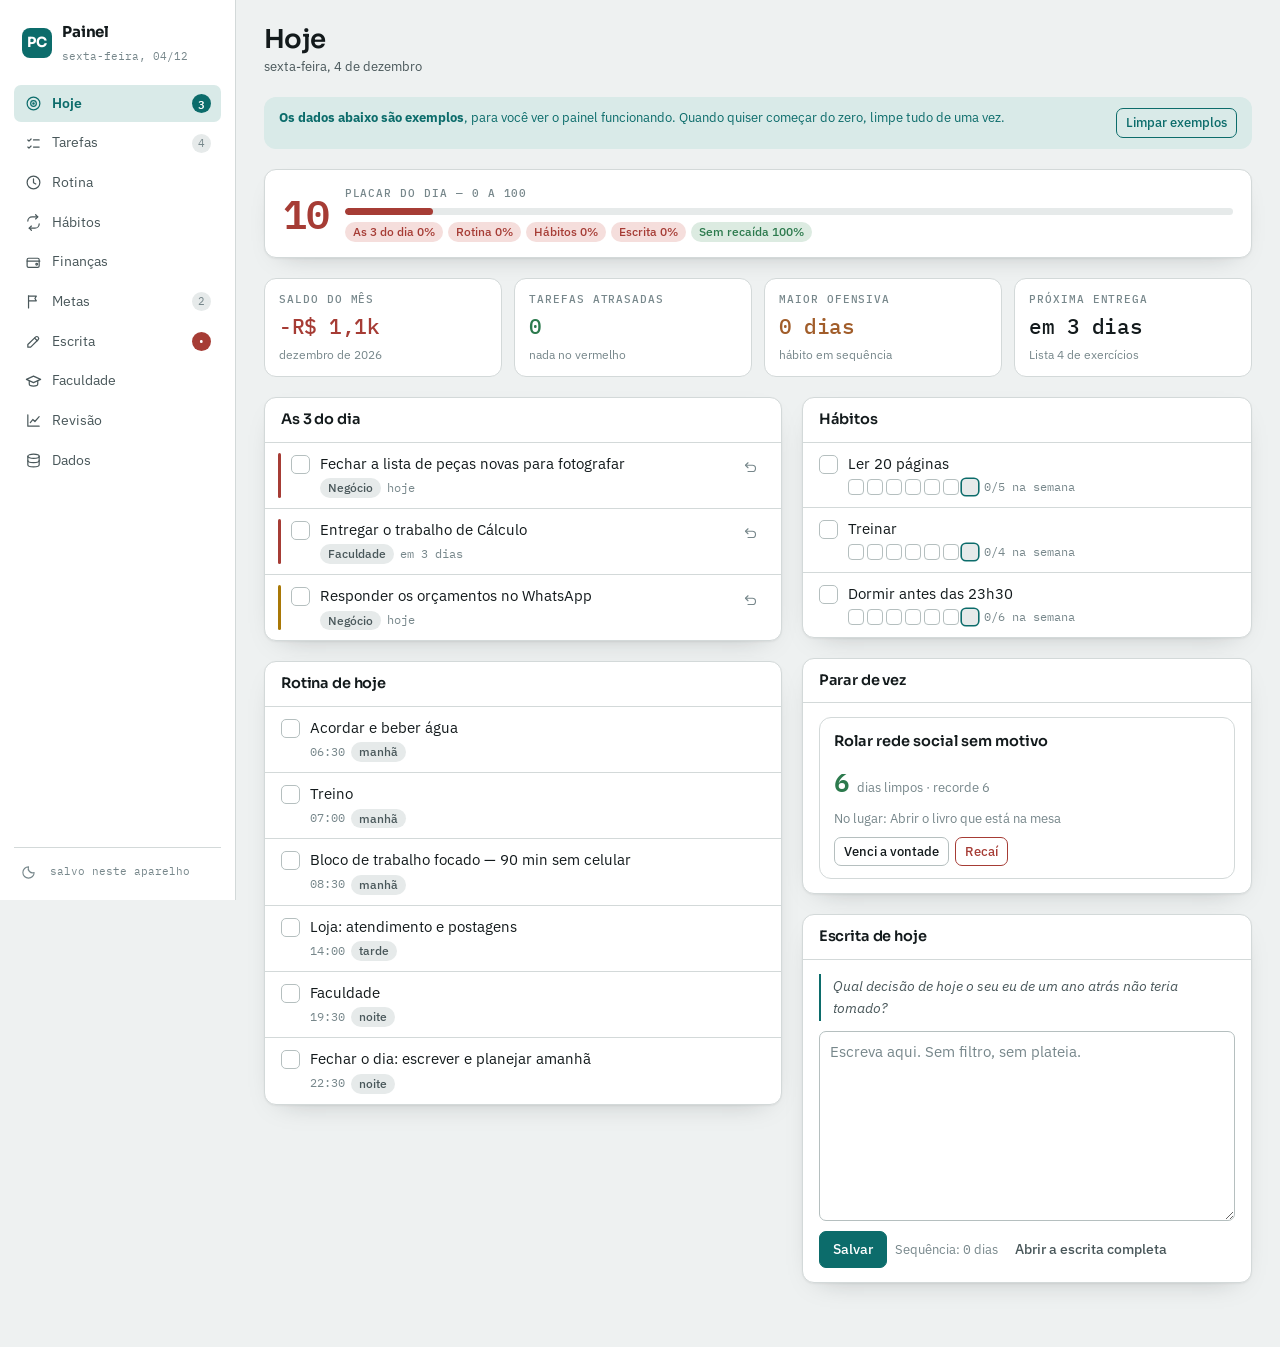
<file: sistema/index.html>
<!doctype html>
<html lang="pt-BR">
<head>
<meta charset="utf-8">
<meta name="viewport" content="width=device-width, initial-scale=1, viewport-fit=cover">
<meta name="description" content="Painel pessoal de execução: rotina, tarefas, hábitos, finanças, metas, escrita e faculdade num lugar só.">
<meta name="theme-color" content="#10151A">
<title>Painel de Comando</title>
<link rel="preconnect" href="https://fonts.googleapis.com">
<link rel="preconnect" href="https://fonts.gstatic.com" crossorigin>
<link rel="stylesheet" href="https://fonts.googleapis.com/css2?family=Sora:wght@600;700&family=IBM+Plex+Mono:wght@400;500;600&family=IBM+Plex+Sans:wght@400;500;600&display=swap">
<link rel="stylesheet" href="estilo.css">
</head>
<body>
<div id="app"></div>
<script src="app.js"></script>
</body>
</html>
</file>
<file: sistema/estilo.css>
/* ==========================================================================
   Painel de Comando — sistema visual
   Ancoragem: painel de instrumentos + caderno de bordo.
   Neutros com viés azul-ardósia, acento petróleo, cobre só para sequências.
   ========================================================================== */

:root {
  /* superfícies e tinta — tema claro */
  --ground:        #EEF1F1;
  --surface:       #FFFFFF;
  --surface-2:     #E6EAEA;
  --linha:         #D3D9D9;
  --linha-forte:   #B5BFBF;
  --tinta:         #131A1C;
  --tinta-2:       #49575A;
  --tinta-3:       #77878B;

  /* acento (identidade, interação) */
  --acento:        #0C6C6B;
  --acento-forte:  #084F4E;
  --acento-tinta:  #FFFFFF;
  --acento-fraco:  #D9EAE8;

  /* cobre — reservado a sequências / ofensivas */
  --brasa:         #A15D2A;
  --brasa-fraco:   #F3E3D6;

  /* semântica de estado */
  --bom:           #2C7A4D;
  --bom-fraco:     #DCEBE1;
  --atencao:       #A97806;
  --atencao-fraco: #F5EACF;
  --critico:       #A63C35;
  --critico-fraco: #F5DEDC;

  --sombra:    0 1px 2px rgba(19,26,28,.05), 0 10px 28px -18px rgba(19,26,28,.35);
  --sombra-alta: 0 2px 6px rgba(19,26,28,.08), 0 24px 48px -24px rgba(19,26,28,.45);
  --raio:      12px;
  --raio-p:    7px;
  --rail:      236px;
  --fonte-t:   "Sora", "Segoe UI", system-ui, sans-serif;
  --fonte-c:   "IBM Plex Sans", system-ui, -apple-system, "Segoe UI", sans-serif;
  --fonte-m:   "IBM Plex Mono", ui-monospace, "SFMono-Regular", Menlo, monospace;
}

@media (prefers-color-scheme: dark) {
  :root:not([data-theme="light"]) {
    --ground:        #0E1317;
    --surface:       #151B21;
    --surface-2:     #1D252C;
    --linha:         #27313A;
    --linha-forte:   #3B4853;
    --tinta:         #E2E8EB;
    --tinta-2:       #A2AFB6;
    --tinta-3:       #74838B;
    --acento:        #43B3AB;
    --acento-forte:  #64C9C1;
    --acento-tinta:  #06201F;
    --acento-fraco:  #12332F;
    --brasa:         #D28A50;
    --brasa-fraco:   #33231A;
    --bom:           #55AE78;
    --bom-fraco:     #14301E;
    --atencao:       #D3A12D;
    --atencao-fraco: #2E2615;
    --critico:       #D66F67;
    --critico-fraco: #331819;
    --sombra:      0 1px 2px rgba(0,0,0,.4), 0 12px 30px -18px rgba(0,0,0,.8);
    --sombra-alta: 0 2px 8px rgba(0,0,0,.5), 0 28px 56px -26px rgba(0,0,0,.9);
  }
}

:root[data-theme="dark"] {
  --ground:        #0E1317;
  --surface:       #151B21;
  --surface-2:     #1D252C;
  --linha:         #27313A;
  --linha-forte:   #3B4853;
  --tinta:         #E2E8EB;
  --tinta-2:       #A2AFB6;
  --tinta-3:       #74838B;
  --acento:        #43B3AB;
  --acento-forte:  #64C9C1;
  --acento-tinta:  #06201F;
  --acento-fraco:  #12332F;
  --brasa:         #D28A50;
  --brasa-fraco:   #33231A;
  --bom:           #55AE78;
  --bom-fraco:     #14301E;
  --atencao:       #D3A12D;
  --atencao-fraco: #2E2615;
  --critico:       #D66F67;
  --critico-fraco: #331819;
  --sombra:      0 1px 2px rgba(0,0,0,.4), 0 12px 30px -18px rgba(0,0,0,.8);
  --sombra-alta: 0 2px 8px rgba(0,0,0,.5), 0 28px 56px -26px rgba(0,0,0,.9);
}

/* --------------------------------------------------------------- base --- */

*, *::before, *::after { box-sizing: border-box; }

body {
  margin: 0;
  background: var(--ground);
  color: var(--tinta);
  font-family: var(--fonte-c);
  font-size: 15px;
  line-height: 1.55;
  -webkit-text-size-adjust: 100%;
  -webkit-font-smoothing: antialiased;
}

h1, h2, h3, h4 { font-family: var(--fonte-t); font-weight: 600; margin: 0; text-wrap: balance; line-height: 1.2; }
p { margin: 0; }
a { color: var(--acento); }

:focus-visible { outline: 2px solid var(--acento); outline-offset: 2px; border-radius: 4px; }

@media (prefers-reduced-motion: reduce) {
  *, *::before, *::after { animation-duration: .01ms !important; transition-duration: .01ms !important; }
}

/* ------------------------------------------------------------- layout --- */

#app { min-height: 100dvh; }

.casca { display: grid; grid-template-columns: var(--rail) minmax(0, 1fr); min-height: 100dvh; }
.casca > * { min-width: 0; }

/* trilho lateral (desktop) */
.rail {
  position: sticky; top: 0; align-self: start;
  height: 100dvh; display: flex; flex-direction: column;
  gap: 4px; padding: 20px 14px 14px;
  background: var(--surface); border-right: 1px solid var(--linha);
}
.rail__marca { display: flex; align-items: center; gap: 10px; padding: 0 8px 14px; }
.rail__selo {
  width: 30px; height: 30px; flex: none; border-radius: 8px;
  background: var(--acento); color: var(--acento-tinta);
  display: grid; place-items: center;
  font-family: var(--fonte-t); font-weight: 700; font-size: 14px;
}
.rail__nome { font-family: var(--fonte-t); font-weight: 700; font-size: 15px; letter-spacing: -.01em; }
.rail__sub { font-size: 11px; color: var(--tinta-3); font-family: var(--fonte-m); }

.rail__lista { display: flex; flex-direction: column; gap: 2px; overflow-y: auto; flex: 1; margin: 0 -4px; padding: 0 4px; }

.navbtn {
  display: flex; align-items: center; gap: 10px; width: 100%;
  padding: 8px 10px; border: 0; border-radius: var(--raio-p);
  background: transparent; color: var(--tinta-2); cursor: pointer;
  font: inherit; font-size: 14px; text-align: left;
  transition: background .12s ease, color .12s ease;
}
.navbtn:hover { background: var(--surface-2); color: var(--tinta); }
.navbtn[aria-current="true"] { background: var(--acento-fraco); color: var(--acento); font-weight: 600; }
.navbtn__ico { width: 18px; flex: none; display: grid; place-items: center; }
.navbtn__ico svg { width: 17px; height: 17px; stroke: currentColor; fill: none; stroke-width: 1.7; stroke-linecap: round; stroke-linejoin: round; }
.navbtn__conta {
  margin-left: auto; font-family: var(--fonte-m); font-size: 11px;
  padding: 1px 6px; border-radius: 99px; background: var(--surface-2); color: var(--tinta-3);
}
.navbtn[aria-current="true"] .navbtn__conta { background: var(--acento); color: var(--acento-tinta); }
.navbtn__conta[data-tom="critico"] { background: var(--critico); color: #fff; }

.rail__pe { border-top: 1px solid var(--linha); padding-top: 10px; display: flex; align-items: center; gap: 8px; }

/* navegação de celular */
.topo { display: none; }

/* área principal */
.principal { min-width: 0; padding: 24px 28px 64px; }
.faixa { max-width: 1120px; margin: 0 auto; display: flex; flex-direction: column; gap: 20px; }

/* --------------------------------------------------------- tipografia --- */

.cabeca { display: flex; flex-wrap: wrap; align-items: flex-end; justify-content: space-between; gap: 12px; }
.cabeca__titulo { font-size: 26px; letter-spacing: -.02em; }
.cabeca__linha { font-size: 13px; color: var(--tinta-2); margin-top: 2px; }

.rotulo {
  font-family: var(--fonte-m); font-size: 10.5px; font-weight: 500;
  letter-spacing: .09em; text-transform: uppercase; color: var(--tinta-3);
}
.num { font-family: var(--fonte-m); font-variant-numeric: tabular-nums; }
.discreto { color: var(--tinta-3); font-size: 13px; }

/* ----------------------------------------------------------- cartões --- */

.cartao {
  background: var(--surface); border: 1px solid var(--linha);
  border-radius: var(--raio); box-shadow: var(--sombra);
}
.cartao__cabeca {
  display: flex; align-items: center; gap: 10px; flex-wrap: wrap;
  padding: 13px 16px; border-bottom: 1px solid var(--linha);
}
.cartao__cabeca h2, .cartao__cabeca h3 { font-size: 14.5px; letter-spacing: -.01em; }
.cartao__acoes { margin-left: auto; display: flex; gap: 6px; align-items: center; flex-wrap: wrap; }
.cartao__corpo { padding: 14px 16px; display: flex; flex-direction: column; gap: 12px; }
.cartao__corpo--liso { padding: 0; gap: 0; }

.colunas { display: grid; grid-template-columns: minmax(0,1.15fr) minmax(0,1fr); gap: 20px; align-items: start; }
.pilha { display: flex; flex-direction: column; gap: 20px; min-width: 0; }

/* ------------------------------------------------------------ botões --- */

.btn {
  display: inline-flex; align-items: center; gap: 6px; justify-content: center;
  padding: 7px 13px; border-radius: var(--raio-p);
  border: 1px solid var(--linha-forte); background: var(--surface); color: var(--tinta);
  font: inherit; font-size: 13.5px; font-weight: 500; cursor: pointer;
  transition: background .12s ease, border-color .12s ease, color .12s ease;
}
.btn:hover { background: var(--surface-2); }
.btn svg { width: 15px; height: 15px; stroke: currentColor; fill: none; stroke-width: 1.8; stroke-linecap: round; stroke-linejoin: round; }
.btn--cheio { background: var(--acento); border-color: var(--acento); color: var(--acento-tinta); }
.btn--cheio:hover { background: var(--acento-forte); border-color: var(--acento-forte); }
.btn--nu { border-color: transparent; background: transparent; color: var(--tinta-2); padding: 5px 8px; }
.btn--nu:hover { background: var(--surface-2); color: var(--tinta); }
.btn--perigo { color: var(--critico); border-color: var(--critico); }
.btn--perigo:hover { background: var(--critico-fraco); }
.btn--p { padding: 4px 9px; font-size: 12.5px; }
.btn[disabled] { opacity: .45; cursor: not-allowed; }

.icobtn {
  width: 28px; height: 28px; flex: none; display: grid; place-items: center;
  border: 0; border-radius: var(--raio-p); background: transparent;
  color: var(--tinta-3); cursor: pointer;
}
.icobtn:hover { background: var(--surface-2); color: var(--tinta); }
.icobtn svg { width: 15px; height: 15px; stroke: currentColor; fill: none; stroke-width: 1.8; stroke-linecap: round; stroke-linejoin: round; }

/* ------------------------------------------------------------ campos --- */

.campo { display: flex; flex-direction: column; gap: 4px; min-width: 0; }
.campo > span { font-family: var(--fonte-m); font-size: 10.5px; letter-spacing: .07em; text-transform: uppercase; color: var(--tinta-3); }

input[type="text"], input[type="number"], input[type="date"], input[type="month"], input[type="time"],
select, textarea {
  width: 100%; padding: 7px 10px; font: inherit; font-size: 14px;
  color: var(--tinta); background: var(--surface);
  border: 1px solid var(--linha-forte); border-radius: var(--raio-p);
}
input[type="date"], input[type="month"], input[type="time"], input[type="number"] { font-family: var(--fonte-m); font-size: 13px; }
textarea { resize: vertical; line-height: 1.6; }
input:focus, select:focus, textarea:focus { outline: 2px solid var(--acento); outline-offset: -1px; border-color: var(--acento); }
input::placeholder, textarea::placeholder { color: var(--tinta-3); }
select { appearance: none; padding-right: 26px;
  background-image: linear-gradient(45deg, transparent 50%, currentColor 50%), linear-gradient(135deg, currentColor 50%, transparent 50%);
  background-position: calc(100% - 14px) 15px, calc(100% - 9px) 15px;
  background-size: 5px 5px, 5px 5px; background-repeat: no-repeat; }

.form-grade { display: grid; grid-template-columns: repeat(auto-fit, minmax(130px, 1fr)); gap: 10px; align-items: end; }
.form-grade .largo { grid-column: 1 / -1; }

/* ---------------------------------------------------------- listagens --- */

.lista { display: flex; flex-direction: column; margin: 0; padding: 0; list-style: none; }
.lista > li, .item {
  display: flex; align-items: flex-start; gap: 10px;
  padding: 10px 16px; border-bottom: 1px solid var(--linha);
  list-style: none; min-width: 0;
}
.lista > li:last-child, .item:last-child { border-bottom: 0; }
.item__meio { flex: 1; min-width: 0; display: flex; flex-direction: column; gap: 3px; }
.item__titulo { font-size: 14.5px; overflow-wrap: anywhere; }
.item__linha { display: flex; flex-wrap: wrap; align-items: center; gap: 6px; font-size: 12px; color: var(--tinta-3); }
.item__fim { display: flex; align-items: center; gap: 4px; flex: none; }
.item--feito .item__titulo { text-decoration: line-through; color: var(--tinta-3); }

.grupo-rotulo {
  display: flex; align-items: center; gap: 8px;
  padding: 9px 16px; background: var(--surface-2);
  border-bottom: 1px solid var(--linha);
}
.grupo-rotulo .num { font-size: 11px; color: var(--tinta-3); margin-left: auto; }

.vazio { padding: 22px 16px; text-align: center; color: var(--tinta-3); font-size: 13.5px; }

/* --------------------------------------------------------- marcadores --- */

.pilula {
  display: inline-flex; align-items: center; gap: 4px;
  padding: 1px 8px; border-radius: 99px; font-size: 11.5px; font-weight: 500;
  background: var(--surface-2); color: var(--tinta-2); white-space: nowrap;
}
.pilula--acento  { background: var(--acento-fraco);  color: var(--acento); }
.pilula--bom     { background: var(--bom-fraco);     color: var(--bom); }
.pilula--atencao { background: var(--atencao-fraco); color: var(--atencao); }
.pilula--critico { background: var(--critico-fraco); color: var(--critico); }
.pilula--brasa   { background: var(--brasa-fraco);   color: var(--brasa); font-family: var(--fonte-m); }

/* faixa de prioridade à esquerda do item */
.faixa-p { width: 3px; align-self: stretch; border-radius: 2px; flex: none; background: var(--linha-forte); }
.faixa-p[data-p="1"] { background: var(--critico); }
.faixa-p[data-p="2"] { background: var(--atencao); }
.faixa-p[data-p="3"] { background: var(--linha-forte); }

/* caixa de marcar */
.marca {
  width: 19px; height: 19px; flex: none; margin-top: 2px; padding: 0;
  border: 1.6px solid var(--linha-forte); border-radius: 5px;
  background: var(--surface); cursor: pointer; display: grid; place-items: center;
  transition: background .12s ease, border-color .12s ease;
}
.marca:hover { border-color: var(--acento); }
.marca svg { width: 12px; height: 12px; stroke: var(--acento-tinta); fill: none; stroke-width: 2.6; stroke-linecap: round; stroke-linejoin: round; opacity: 0; }
.marca[aria-pressed="true"] { background: var(--acento); border-color: var(--acento); }
.marca[aria-pressed="true"] svg { opacity: 1; }
.marca--bom[aria-pressed="true"] { background: var(--bom); border-color: var(--bom); }
.marca--bom[aria-pressed="true"] svg { stroke: #fff; }

/* ------------------------------------------------------------ medidas --- */

.medidor { height: 7px; border-radius: 99px; background: var(--surface-2); overflow: hidden; }
.medidor__preenche { height: 100%; border-radius: 99px; background: var(--acento); transition: width .3s ease; }
.medidor__preenche[data-tom="bom"]     { background: var(--bom); }
.medidor__preenche[data-tom="atencao"] { background: var(--atencao); }
.medidor__preenche[data-tom="critico"] { background: var(--critico); }
.medidor__preenche[data-tom="brasa"]   { background: var(--brasa); }

.tiles { display: grid; grid-template-columns: repeat(auto-fit, minmax(155px, 1fr)); gap: 12px; }
.tile {
  background: var(--surface); border: 1px solid var(--linha); border-radius: var(--raio);
  padding: 12px 14px; display: flex; flex-direction: column; gap: 3px; min-width: 0;
}
.tile__valor { font-family: var(--fonte-m); font-variant-numeric: tabular-nums; font-size: 21px; font-weight: 500; letter-spacing: -.02em; }
.tile__valor[data-tom="bom"]     { color: var(--bom); }
.tile__valor[data-tom="critico"] { color: var(--critico); }
.tile__valor[data-tom="atencao"] { color: var(--atencao); }
.tile__valor[data-tom="brasa"]   { color: var(--brasa); }
.tile__nota { font-size: 12px; color: var(--tinta-3); }

/* placar do dia */
.placar { display: flex; align-items: center; gap: 16px; flex-wrap: wrap; padding: 15px 18px; }
.placar__n { font-family: var(--fonte-m); font-size: 40px; font-weight: 600; line-height: 1; letter-spacing: -.03em; }
.placar__corpo { flex: 1; min-width: 190px; display: flex; flex-direction: column; gap: 7px; }
.placar__partes { display: flex; flex-wrap: wrap; gap: 5px; }

/* grade de dias de hábito */
.semana { display: flex; gap: 3px; }
.dia-caixa {
  width: 16px; height: 16px; border-radius: 4px; flex: none;
  background: var(--surface-2); border: 1px solid transparent;
  padding: 0; cursor: default;
}
.dia-caixa[data-estado="feito"] { background: var(--acento); }
.dia-caixa[data-estado="falhou"] { background: transparent; border-color: var(--linha-forte); }
.dia-caixa[data-estado="hoje"] { box-shadow: 0 0 0 1.6px var(--acento); }
.dia-caixa[data-estado="feito"][data-tom="brasa"] { background: var(--brasa); }

/* -------------------------------------------------------------- grade --- */

.blocos { display: grid; grid-template-columns: repeat(auto-fit, minmax(240px, 1fr)); gap: 12px; }

.mini {
  border: 1px solid var(--linha); border-radius: var(--raio); padding: 12px 14px;
  display: flex; flex-direction: column; gap: 8px; background: var(--surface); min-width: 0;
}
.mini__topo { display: flex; align-items: flex-start; gap: 8px; }
.mini__nome { font-family: var(--fonte-t); font-size: 14.5px; font-weight: 600; flex: 1; min-width: 0; overflow-wrap: anywhere; }

/* dias da semana como alternadores */
.dias { display: flex; gap: 4px; flex-wrap: wrap; }
.dias button {
  width: 30px; height: 27px; border-radius: var(--raio-p); cursor: pointer;
  border: 1px solid var(--linha-forte); background: var(--surface); color: var(--tinta-2);
  font: inherit; font-size: 11.5px; font-family: var(--fonte-m);
}
.dias button[aria-pressed="true"] { background: var(--acento); border-color: var(--acento); color: var(--acento-tinta); }

/* abas internas */
.abas { display: flex; gap: 4px; flex-wrap: wrap; }
.abas button {
  padding: 4px 11px; border-radius: 99px; cursor: pointer; font: inherit; font-size: 13px;
  border: 1px solid var(--linha); background: transparent; color: var(--tinta-2);
}
.abas button[aria-pressed="true"] { background: var(--tinta); border-color: var(--tinta); color: var(--ground); font-weight: 500; }

/* tabela */
.rolagem { overflow-x: auto; }
table { width: 100%; border-collapse: collapse; font-size: 13.5px; }
th, td { padding: 8px 16px; text-align: left; border-bottom: 1px solid var(--linha); white-space: nowrap; }
th { font-family: var(--fonte-m); font-size: 10.5px; letter-spacing: .07em; text-transform: uppercase; color: var(--tinta-3); font-weight: 500; }
td.n, th.n { text-align: right; font-family: var(--fonte-m); font-variant-numeric: tabular-nums; }
tbody tr:last-child td { border-bottom: 0; }

/* notas de aviso */
.aviso {
  display: flex; gap: 10px; align-items: flex-start;
  padding: 10px 14px; border-radius: var(--raio); font-size: 13px;
  background: var(--atencao-fraco); color: var(--atencao); border: 1px solid transparent;
}
.aviso--acento { background: var(--acento-fraco); color: var(--acento); }
.aviso--critico { background: var(--critico-fraco); color: var(--critico); }
.aviso .btn { background: transparent; border-color: currentColor; color: inherit; }
.aviso .btn:hover { background: rgba(127,127,127,.14); }
.aviso__texto { flex: 1; min-width: 0; }

/* gráfico */
.grafico { width: 100%; height: auto; display: block; }
.grafico text { font-family: var(--fonte-m); font-size: 9.5px; fill: var(--tinta-3); }
.grafico .eixo { stroke: var(--linha); stroke-width: 1; }

/* escrita */
.escrita textarea { min-height: 190px; font-size: 15px; line-height: 1.7; }
.notas { display: flex; gap: 8px; flex-wrap: wrap; }
.notas button {
  width: 32px; height: 32px; border-radius: var(--raio-p); cursor: pointer;
  border: 1px solid var(--linha-forte); background: var(--surface); color: var(--tinta-2);
  font-family: var(--fonte-m); font-size: 13px;
}
.notas button[aria-pressed="true"] { background: var(--acento); border-color: var(--acento); color: var(--acento-tinta); }

.estimulo {
  border-left: 2px solid var(--acento); padding: 2px 0 2px 12px;
  font-size: 14px; color: var(--tinta-2); font-style: italic;
}

/* aviso flutuante */
.torrada {
  position: fixed; left: 50%; bottom: 22px; transform: translateX(-50%);
  background: var(--tinta); color: var(--ground); padding: 9px 16px;
  border-radius: 99px; font-size: 13.5px; box-shadow: var(--sombra-alta);
  z-index: 50; max-width: calc(100% - 32px);
}

/* --------------------------------------------------------- responsivo --- */

@media (max-width: 900px) {
  .casca { grid-template-columns: 1fr; }
  .rail { display: none; }
  .topo {
    display: block; position: sticky; top: 0; z-index: 20;
    background: var(--surface); border-bottom: 1px solid var(--linha);
  }
  .topo__barra { display: flex; align-items: center; gap: 10px; padding: 10px 16px; }
  .topo__nav { display: flex; gap: 5px; overflow-x: auto; padding: 0 16px 9px; scrollbar-width: none; }
  .topo__nav::-webkit-scrollbar { display: none; }
  .topo__nav .navbtn { width: auto; flex: none; padding: 5px 11px; border-radius: 99px; border: 1px solid var(--linha); font-size: 13px; }
  .topo__nav .navbtn[aria-current="true"] { border-color: transparent; }
  .principal { padding: 16px 16px 56px; }
  .colunas { grid-template-columns: 1fr; }
  .placar__n { font-size: 34px; }
}

@media (max-width: 460px) {
  .tiles { grid-template-columns: 1fr 1fr; }
  .tile__valor { font-size: 18px; }
  .cabeca__titulo { font-size: 22px; }
}

@media print {
  .rail, .topo, .cartao__acoes, .btn { display: none; }
  .principal { padding: 0; }
}

/* ----------------------------------------------------------- diálogo --- */

.dialogo {
  border: 1px solid var(--linha); border-radius: var(--raio); padding: 0;
  background: var(--surface); color: var(--tinta);
  box-shadow: var(--sombra-alta); max-width: 460px; width: calc(100% - 32px);
}
.dialogo::backdrop { background: rgba(8, 12, 15, .55); }
.dialogo__caixa { display: flex; flex-direction: column; gap: 12px; padding: 18px; }
.dialogo__caixa h2 { font-size: 17px; }
.dialogo__pe { display: flex; gap: 8px; justify-content: flex-end; flex-wrap: wrap; }
.dialogo textarea { font-family: var(--fonte-m); font-size: 12px; }
</file>
